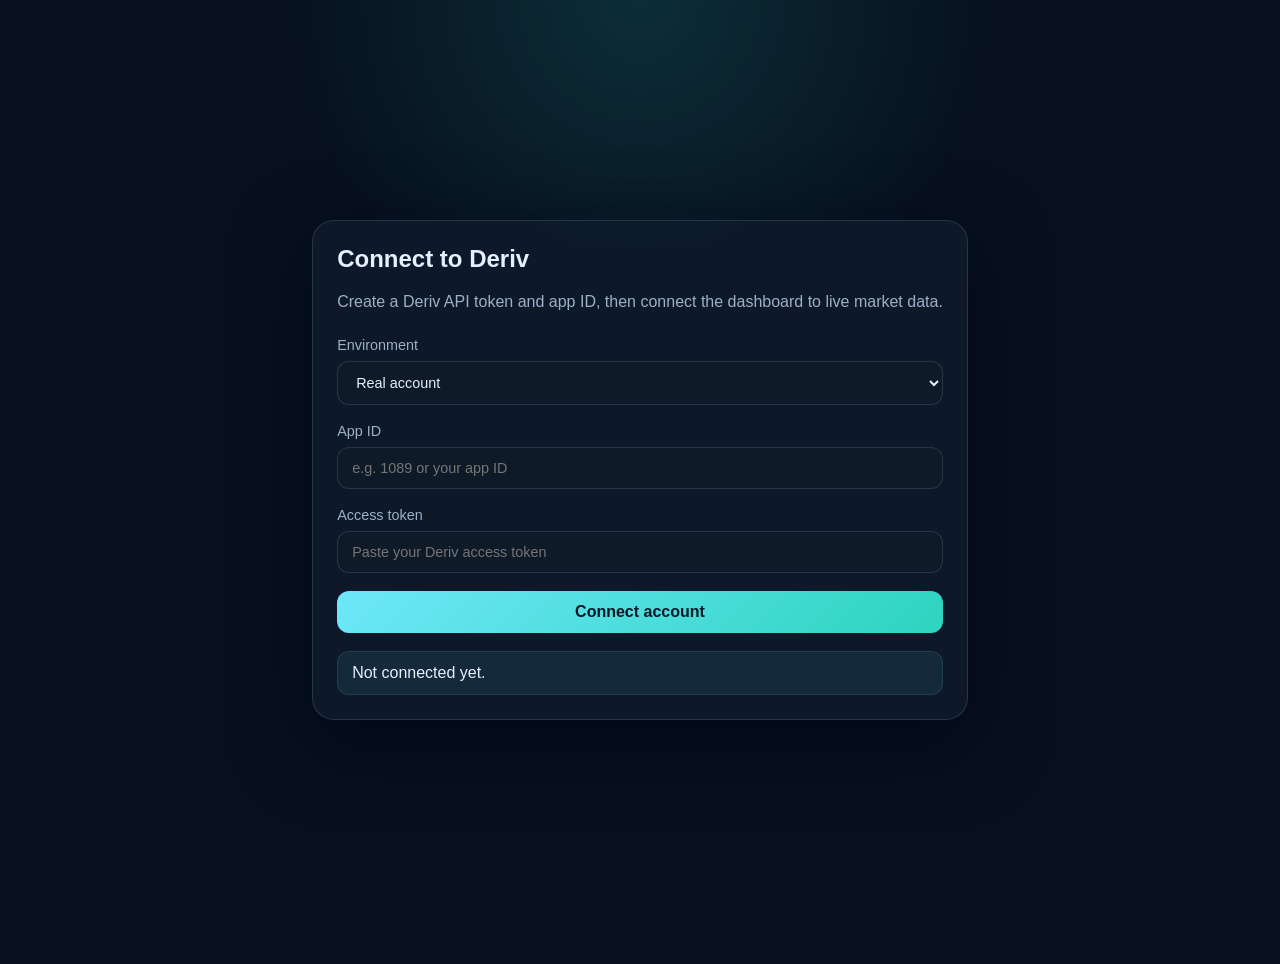
<file: frontend/connect.html>
<!DOCTYPE html>
<html lang="en">
  <head>
    <meta charset="UTF-8" />
    <meta name="viewport" content="width=device-width, initial-scale=1.0" />
    <title>Deriv Connection</title>
    <link rel="stylesheet" href="styles.css" />
  </head>
  <body class="theme-dark">
    <div class="connect-shell">
      <div class="panel connect-panel">
        <h2>Connect to Deriv</h2>
        <p class="muted">Create a Deriv API token and app ID, then connect the dashboard to live market data.</p>

        <form id="deriv-form" class="connect-form">
          <label class="field">
            <span>Environment</span>
            <select id="environment">
              <option value="real">Real account</option>
              <option value="demo">Demo account</option>
            </select>
          </label>

          <label class="field">
            <span>App ID</span>
            <input id="app-id" type="text" placeholder="e.g. 1089 or your app ID" />
          </label>

          <label class="field">
            <span>Access token</span>
            <input id="access-token" type="password" placeholder="Paste your Deriv access token" />
          </label>

          <button type="submit" class="primary-btn full-width">Connect account</button>
        </form>

        <div id="connection-status" class="status-box">Not connected yet.</div>
      </div>
    </div>

    <script src="app.js"></script>
  </body>
</html>
</file>
<file: frontend/styles.css>
:root {
  --bg: #07111f;
  --bg-alt: #0d1b2a;
  --panel: rgba(15, 27, 42, 0.92);
  --panel-border: rgba(148, 163, 184, 0.2);
  --text: #e5f0ff;
  --muted: #9db0c7;
  --accent: #6ee7f9;
  --accent-strong: #2dd4bf;
  --success: #22c55e;
  --warning: #fbbf24;
  --danger: #f87171;
  --shadow: 0 24px 80px rgba(2, 6, 23, 0.72);
  --input-bg: rgba(15, 27, 42, 0.9);
  --chart-grid: rgba(148, 163, 184, 0.14);
}

body.theme-light {
  --bg: #edf6ff;
  --bg-alt: #dfeeff;
  --panel: rgba(255, 255, 255, 0.9);
  --panel-border: rgba(30, 41, 59, 0.1);
  --text: #0f172a;
  --muted: #475569;
  --accent: #0ea5e9;
  --accent-strong: #14b8a6;
  --success: #16a34a;
  --warning: #d97706;
  --danger: #dc2626;
  --shadow: 0 20px 50px rgba(15, 23, 42, 0.08);
  --input-bg: rgba(255, 255, 255, 0.9);
  --chart-grid: rgba(15, 23, 42, 0.08);
}

* {
  box-sizing: border-box;
}

html, body {
  margin: 0;
  min-height: 100%;
  background: radial-gradient(circle at top, rgba(45, 212, 191, 0.15), transparent 30%), var(--bg);
  color: var(--text);
  font-family: "Inter", sans-serif;
}

body {
  min-height: 100vh;
  padding: 32px;
}

button, input, select, textarea {
  font: inherit;
}

.app-shell {
  max-width: 1400px;
  margin: 0 auto;
}

.topbar {
  display: flex;
  align-items: center;
  justify-content: space-between;
  gap: 20px;
  margin-bottom: 24px;
}

.topbar-actions {
  display: flex;
  align-items: center;
  gap: 14px;
}

.eyebrow {
  margin: 0 0 8px;
  color: var(--accent);
  font-size: 11px;
  letter-spacing: 0.18em;
  text-transform: uppercase;
}

h1 {
  margin: 0;
  font-size: clamp(2.1rem, 4vw, 3.2rem);
  line-height: 1.1;
}

.status-pill {
  display: inline-flex;
  align-items: center;
  gap: 8px;
  border: 1px solid var(--panel-border);
  background: rgba(15, 27, 42, 0.1);
  border-radius: 999px;
  padding: 10px 16px;
  color: var(--text);
  font-weight: 600;
}

.status-dot {
  width: 10px;
  height: 10px;
  border-radius: 50%;
  background: var(--success);
  box-shadow: 0 0 16px rgba(34, 197, 94, 0.9);
}

.theme-toggle {
  display: inline-flex;
  align-items: center;
  gap: 8px;
  padding: 10px 14px;
  border: 1px solid var(--panel-border);
  background: transparent;
  color: var(--text);
  border-radius: 999px;
  cursor: pointer;
}

.dashboard {
  display: grid;
  grid-template-columns: 1.05fr 1.35fr;
  gap: 24px;
}

.panel {
  background: var(--panel);
  border: 1px solid var(--panel-border);
  border-radius: 22px;
  box-shadow: var(--shadow);
  backdrop-filter: blur(16px);
}

.controls-panel,
.summary-panel,
.chart-panel,
.distribution-panel {
  padding: 24px;
}

.controls-panel {
  grid-column: 1;
}

.summary-panel {
  grid-column: 2;
}

.chart-panel,
.distribution-panel {
  grid-column: 1 / -1;
}

.panel-header {
  display: flex;
  align-items: center;
  justify-content: space-between;
  gap: 12px;
  margin-bottom: 18px;
}

.panel-header h2,
.insight-box h3 {
  margin: 0;
  font-size: 1.12rem;
}

.field-grid {
  display: grid;
  grid-template-columns: repeat(3, minmax(0, 1fr));
  gap: 16px;
  margin-bottom: 16px;
}

.field {
  display: flex;
  flex-direction: column;
  gap: 8px;
  color: var(--muted);
  font-size: 0.9rem;
}

input, select, textarea {
  width: 100%;
  border: 1px solid rgba(148, 163, 184, 0.2);
  border-radius: 12px;
  background: var(--input-bg);
  color: var(--text);
  padding: 12px 14px;
  outline: none;
  transition: border-color 0.2s ease, box-shadow 0.2s ease;
}

input:focus, select:focus, textarea:focus {
  border-color: rgba(110, 231, 249, 0.85);
  box-shadow: 0 0 0 4px rgba(110, 231, 249, 0.12);
}

textarea {
  resize: vertical;
  min-height: 220px;
}

.primary-btn, .secondary-btn, .ghost-btn {
  border: none;
  border-radius: 12px;
  padding: 12px 18px;
  font-weight: 700;
  cursor: pointer;
  transition: transform 0.15s ease, opacity 0.15s ease;
}

.primary-btn:hover, .secondary-btn:hover, .ghost-btn:hover, .theme-toggle:hover {
  transform: translateY(-1px);
}

.primary-btn {
  background: linear-gradient(135deg, var(--accent), var(--accent-strong));
  color: #031827;
}

.secondary-btn {
  background: rgba(110, 231, 249, 0.12);
  color: var(--text);
  border: 1px solid rgba(110, 231, 249, 0.2);
}

.ghost-btn {
  background: transparent;
  border: 1px solid rgba(148, 163, 184, 0.2);
  color: var(--text);
}

.action-row {
  display: flex;
  gap: 12px;
  margin-top: 18px;
}

.metric-grid {
  display: grid;
  grid-template-columns: repeat(2, minmax(0, 1fr));
  gap: 16px;
}

.metric-card {
  padding: 18px 16px;
  border-radius: 16px;
  background: rgba(15, 27, 42, 0.08);
  border: 1px solid var(--panel-border);
  display: flex;
  flex-direction: column;
  gap: 8px;
}

.metric-card.accent {
  background: linear-gradient(135deg, rgba(110, 231, 249, 0.16), rgba(34, 197, 94, 0.08));
}

.metric-label {
  color: var(--muted);
  font-size: 0.72rem;
  text-transform: uppercase;
  letter-spacing: 0.08em;
}

.metric-card strong {
  font-size: clamp(1.35rem, 2vw, 2.1rem);
  font-weight: 800;
  line-height: 1.2;
}

.metric-card small {
  color: var(--muted);
}

.insight-box {
  margin-top: 22px;
  padding: 18px;
  border-radius: 18px;
  background: rgba(110, 231, 249, 0.06);
  border: 1px solid rgba(110, 231, 249, 0.16);
}

.insight-box p {
  margin: 12px 0 0;
  color: var(--text);
  line-height: 1.6;
}

.signal-badge {
  display: inline-flex;
  align-items: center;
  padding: 8px 12px;
  border-radius: 999px;
  font-size: 0.8rem;
  font-weight: 700;
}

.signal-badge.neutral {
  background: rgba(148, 163, 184, 0.15);
  color: var(--text);
}

.signal-badge.match {
  background: rgba(34, 197, 94, 0.15);
  color: #9ae6b4;
}

.signal-badge.differ {
  background: rgba(248, 113, 113, 0.12);
  color: #fca5a5;
}

.chart-wrap {
  position: relative;
  width: 100%;
  height: 220px;
}

.connect-shell {
  min-height: 100vh;
  display: grid;
  place-items: center;
}

.connect-panel {
  margin-bottom: 24px;
  padding: 24px;
}

.connect-panel h2 {
  margin-top: 0;
  margin-bottom: 12px;
}

.muted {
  color: var(--muted);
  line-height: 1.6;
}

.connect-form {
  display: grid;
  gap: 18px;
  margin-top: 22px;
}

.compact-grid {
  grid-template-columns: repeat(2, minmax(0, 1fr));
}

.full-width {
  width: 100%;
}

.status-box {
  margin-top: 18px;
  padding: 12px 14px;
  border-radius: 12px;
  background: rgba(110, 231, 249, 0.08);
  border: 1px solid rgba(110, 231, 249, 0.12);
  color: var(--text);
}

.status-box.error {
  background: rgba(248, 113, 113, 0.1);
  border-color: rgba(248, 113, 113, 0.18);
  color: #fecaca;
}

.status-box.success {
  background: rgba(34, 197, 94, 0.08);
  border-color: rgba(34, 197, 94, 0.2);
  color: #bbf7d0;
}

.compact-pill {
  padding: 8px 12px;
  font-size: 0.78rem;
}

@media (max-width: 980px) {
  .dashboard {
    grid-template-columns: 1fr;
  }

  .summary-panel,
  .controls-panel,
  .chart-panel,
  .distribution-panel {
    grid-column: auto;
  }
}

@media (max-width: 640px) {
  body {
    padding: 18px;
  }

  .topbar,
  .topbar-actions,
  .panel-header,
  .action-row {
    flex-direction: column;
    align-items: flex-start;
  }

  .field-grid,
  .metric-grid {
    grid-template-columns: 1fr;
  }
}

/* Advanced Features */
.indicators-panel,
.performance-panel {
  padding: 24px;
  grid-column: 1 / -1;
}

.metric-grid.compact {
  grid-template-columns: repeat(3, minmax(0, 1fr));
}

.metric-box {
  padding: 16px;
  border-radius: 14px;
  background: rgba(15, 27, 42, 0.08);
  border: 1px solid var(--panel-border);
  color: var(--text);
  font-size: 0.9rem;
  line-height: 1.6;
}

.metric-box p {
  margin: 0;
}

.compact-grid {
  grid-template-columns: repeat(2, minmax(0, 1fr));
}
</file>
